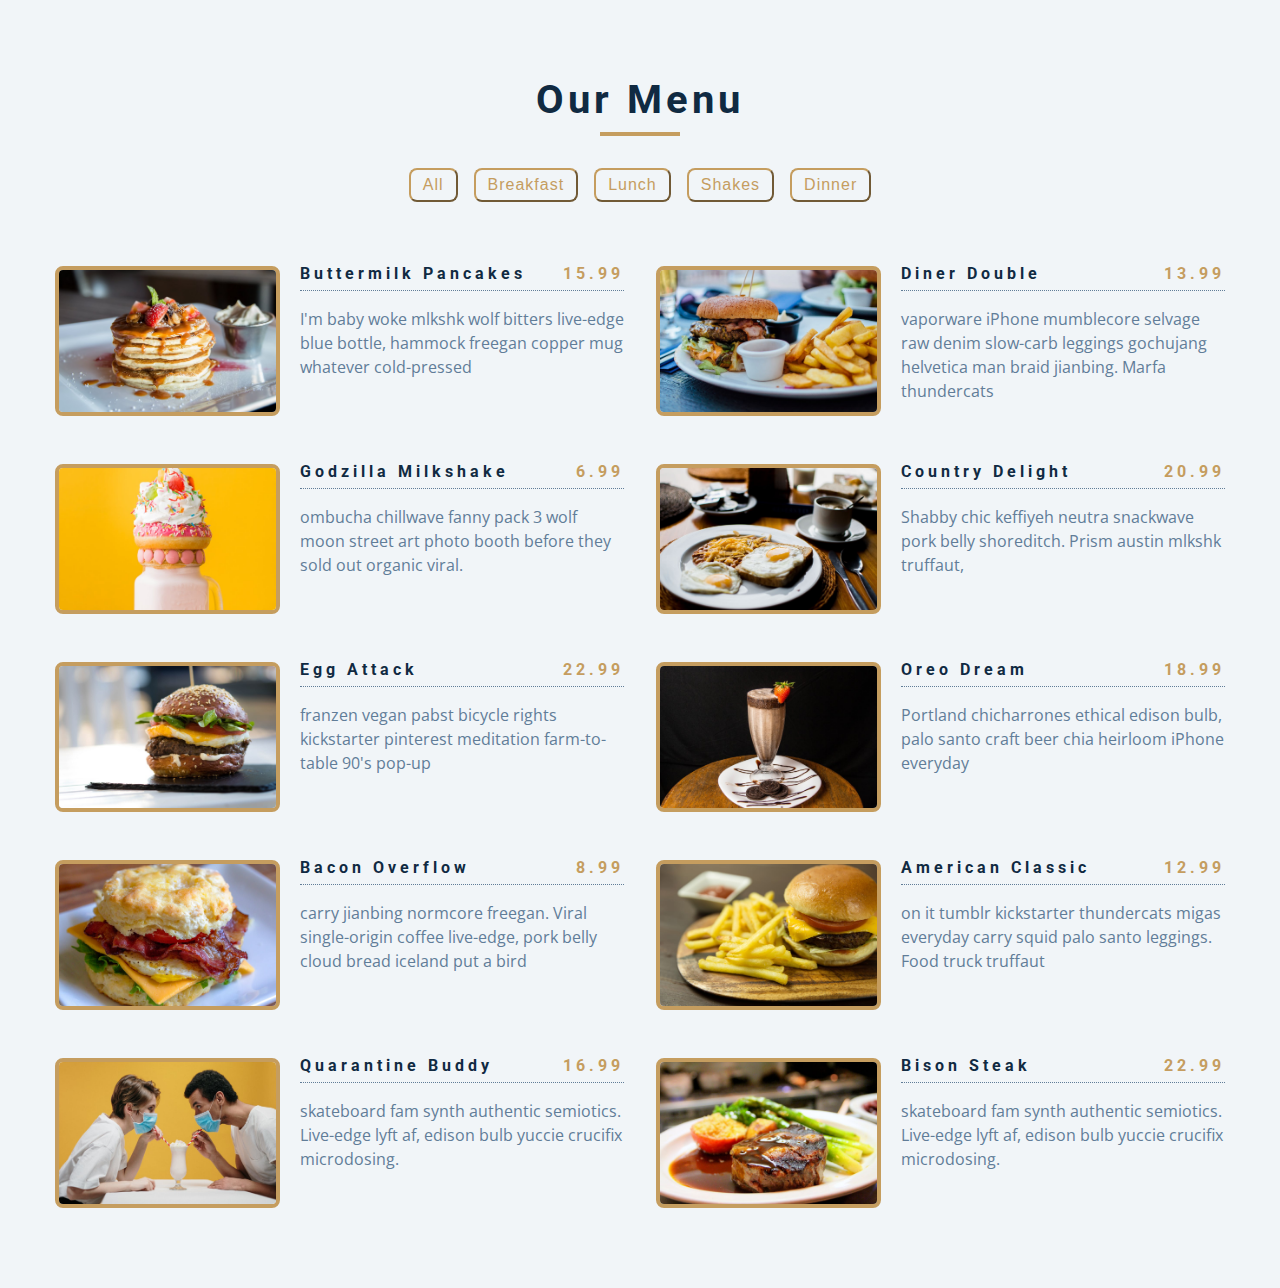
<file: Menubar-Project/index.html>
<!DOCTYPE html>
<html lang="en">
  <head>
    <meta charset="UTF-8" />
    <meta name="viewport" content="width=device-width, initial-scale=1.0" />
    <title>Menu</title>
    <!-- font-awesome -->
    <link
      rel="stylesheet"
      href="https://cdnjs.cloudflare.com/ajax/libs/font-awesome/5.14.0/css/all.min.css"
    />
    <!-- styles -->
    <link rel="stylesheet" href="index.css" />
  </head>
  <body>
    <section class="menu">
      <!-- title -->
      <div class="title">
        <h2>our menu</h2>
        <div class="underline"></div>
      </div>
      <!-- filter buttons -->
      <div class="btn-container">
        <!-- <button type="button" class="filter-btn" data-id="all">all</button>
        <button type="button" class="filter-btn" data-id="breakfast"> breakfast</button>
        <button type="button" class="filter-btn" data-id="lunch">lunch</button>
        <button type="button" class="filter-btn" data-id="shakes">
          shakes
        </button> -->
      </div>
      <!-- menu items -->
      <div class="section-center">
        <!-- single item -->
        <!-- <article class="menu-item">
          <img src="https://raw.githubusercontent.com/john-smilga/javascript-basic-projects/master/08-menu/final/menu-item.jpeg" alt="menu item" class="photo" />
          <div class="item-info">
            <header>
              <h4>buttermilk pancakes</h4>
              <h4 class="price">$15</h4>
            </header>
            <p class="item-text">
              Lorem ipsum dolor sit amet consectetur adipisicing elit.
              Repudiandae, sint quam. Et reprehenderit fugiat nesciunt inventore
              laboriosam excepturi! Quo, officia.
            </p>
          </div>
        </article> -->
        <!-- end of single item -->
    <!-- javascript -->
    <script src="index.js"></script>
  </body>
</html>
</file>
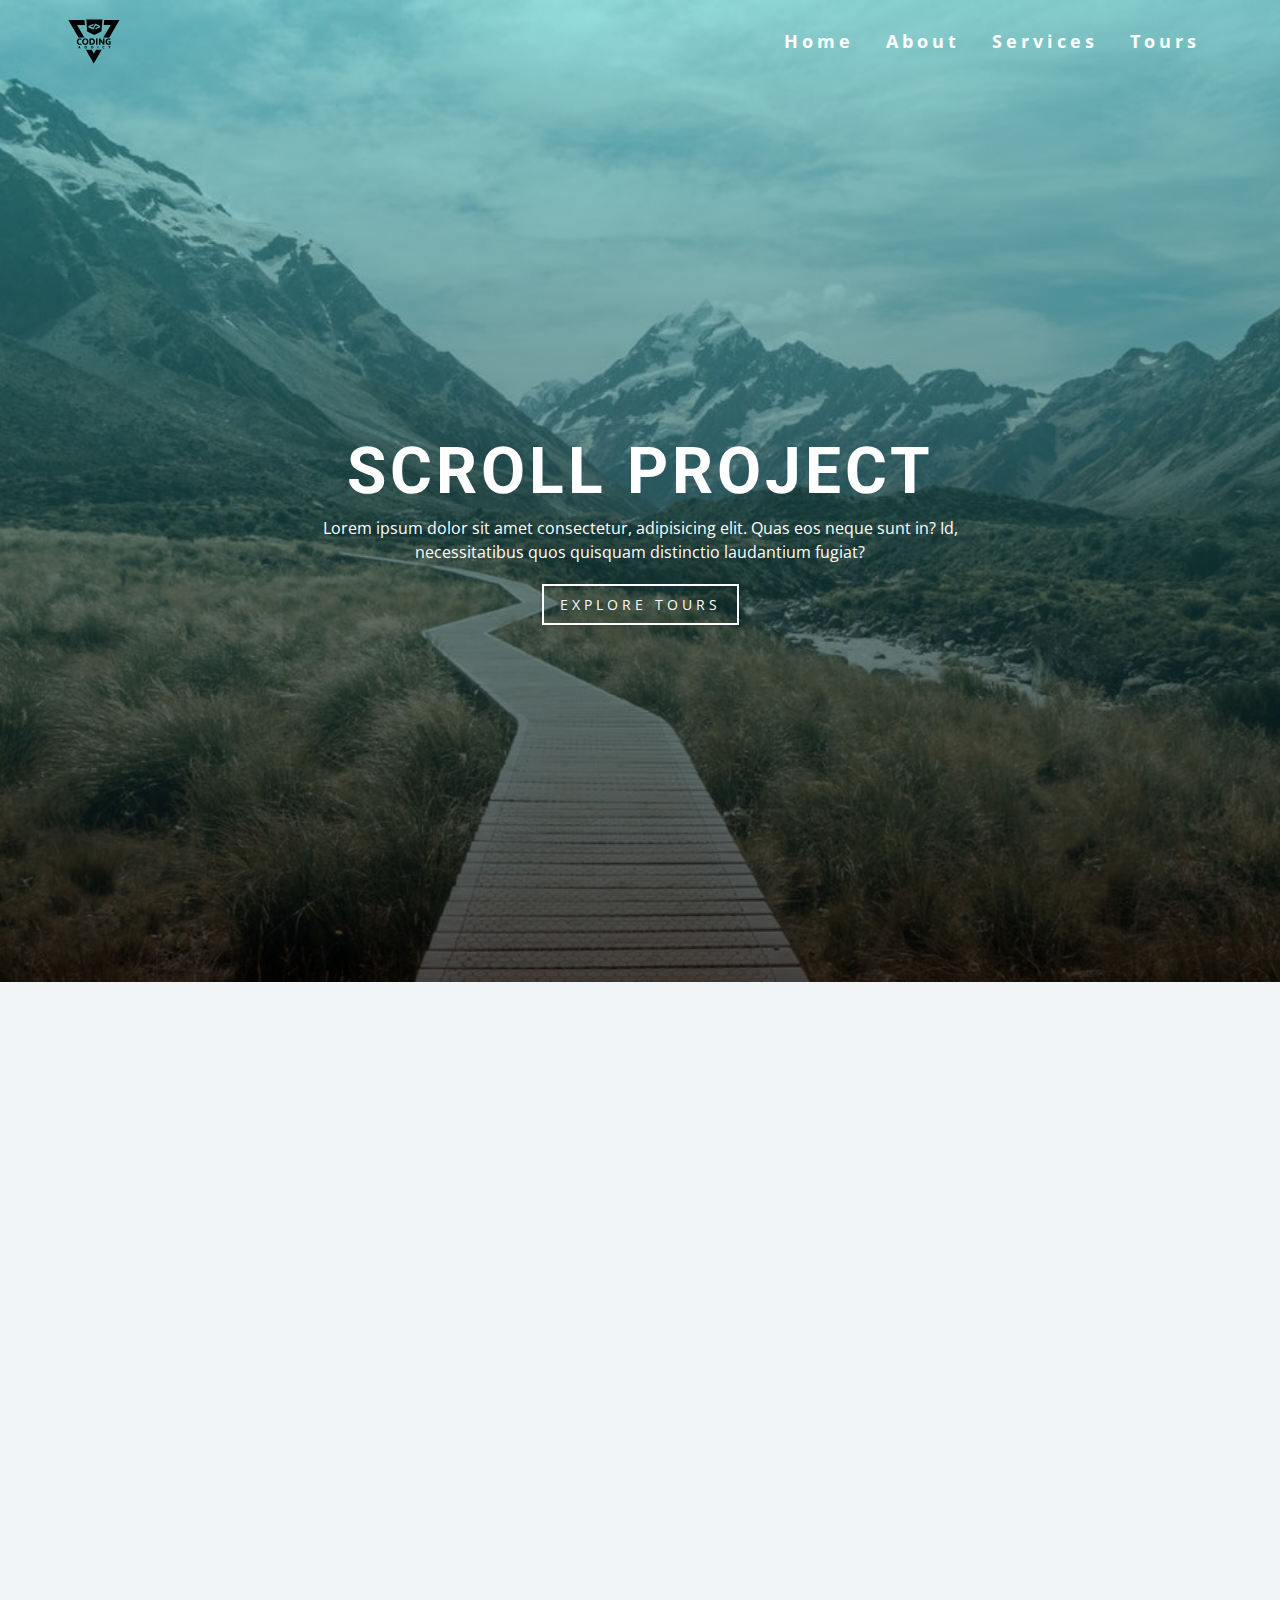
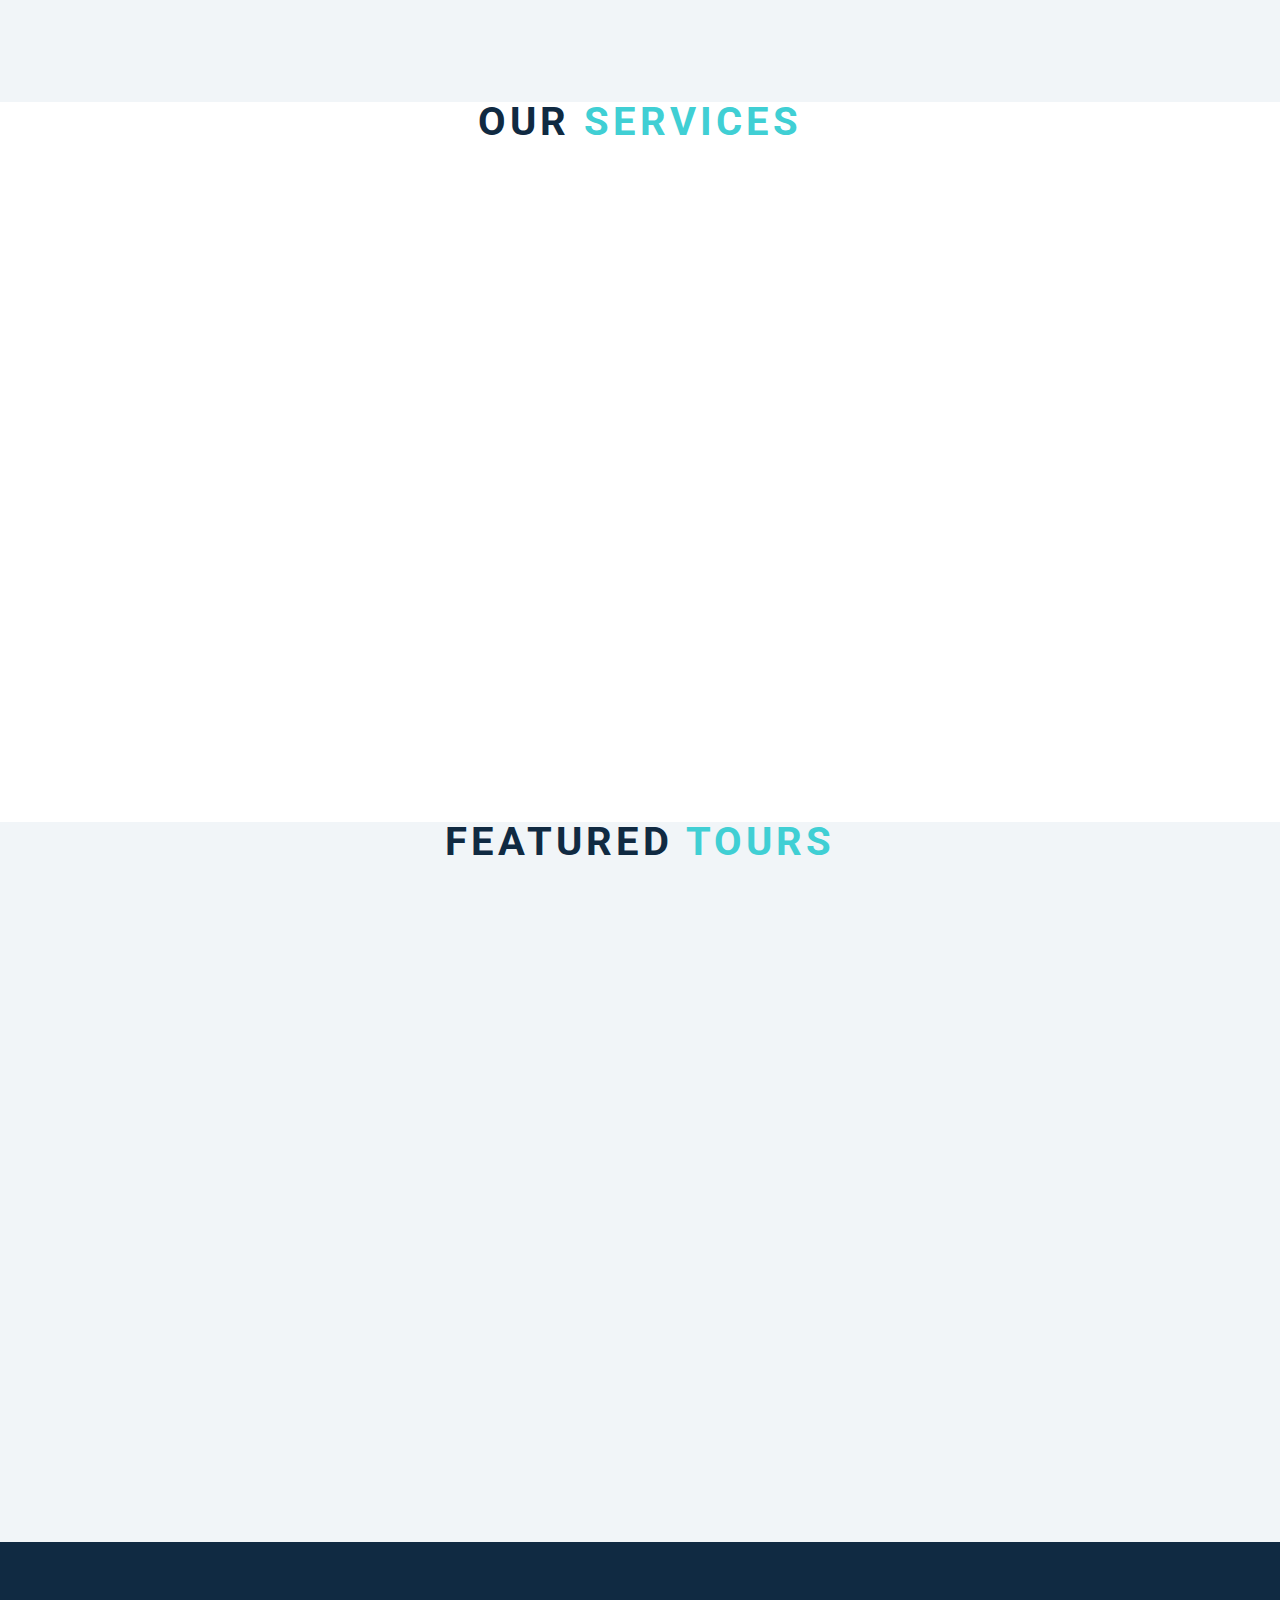
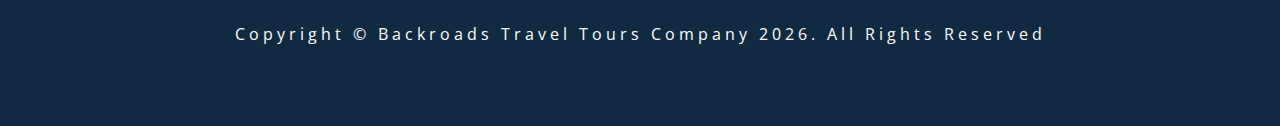
<file: Scroll-Project/index.html>
<!DOCTYPE html>
<html lang="en">
  <head>
    <meta charset="UTF-8" />
    <meta name="viewport" content="width=device-width, initial-scale=1.0" />
    <title>Scroll</title>
    <!-- font-awesome -->
    <link
      rel="stylesheet"
      href="https://cdnjs.cloudflare.com/ajax/libs/font-awesome/5.14.0/css/all.min.css"
    />
    <!-- styles -->
    <link rel="stylesheet" href="index.css" />
  </head>
  <body>
    <header id="home">
      <!-- navbar -->
      <nav id="nav">
        <div class="nav-center">
          <!-- nav header -->
          <div class="nav-header">
            <img src="./logo.svg" class="logo" alt="logo" />
            <button class="nav-toggle">
              <i class="fas fa-bars"></i>
            </button>
          </div>
          <!-- links -->
          <div class="links-container">
            <ul class="links">
              <li>
                <a href="#home" class="scroll-link">home</a>
              </li>
              <li>
                <a href="#about" class="scroll-link">about</a>
              </li>
              <li>
                <a href="#services" class="scroll-link">services</a>
              </li>
              <li>
                <a href="#tours" class="scroll-link">tours</a>
              </li>
            </ul>
          </div>
        </div>
      </nav>
      <!-- banner -->
      <div class="banner">
        <div class="container">
          <h1>scroll project</h1>
          <p>
            Lorem ipsum dolor sit amet consectetur, adipisicing elit. Quas eos
            neque sunt in? Id, necessitatibus quos quisquam distinctio
            laudantium fugiat?
          </p>
          <a href="#tours" class="scroll-link btn btn-white">explore tours</a>
        </div>
      </div>
    </header>
    <!-- about -->
    <section id="about" class="section">
      <div class="title">
        <h2 class="section--about">about <span>us</span></h2>
      </div>
    </section>
    <!-- services -->
    <section id="services" class="section">
      <div class="title">
        <h2>our <span>services</span></h2>
      </div>
    </section>
    <!-- contact -->
    <section id="tours" class="section">
      <div class="title">
        <h2>featured <span>tours</span></h2>
      </div>
    </section>
    <!-- footer -->
    <footer class="section">
      <p>
        copyright &copy; backroads travel tours company
        <span id="date"></span>. all rights reserved
      </p>
    </footer>
    <a class="scroll-link top-link" href="#home">
      <i class="fas fa-arrow-up"></i>
    </a>
    <!-- javascript -->
    <script src="index.js"></script>
  </body>
</html>
</file>
<file: Menubar-Project/index.css>
/*
=============== 
Fonts
===============
*/
@import url("https://fonts.googleapis.com/css?family=Open+Sans|Roboto:400,700&display=swap");

/*
=============== 
Variables
===============
*/

:root {
  /* dark shades of primary color*/
  --clr-primary-1: hsl(205, 86%, 17%);
  --clr-primary-2: hsl(205, 77%, 27%);
  --clr-primary-3: hsl(205, 72%, 37%);
  --clr-primary-4: hsl(205, 63%, 48%);
  /* primary/main color */
  --clr-primary-5: #49a6e9;
  /* lighter shades of primary color */
  --clr-primary-6: hsl(205, 89%, 70%);
  --clr-primary-7: hsl(205, 90%, 76%);
  --clr-primary-8: hsl(205, 86%, 81%);
  --clr-primary-9: hsl(205, 90%, 88%);
  --clr-primary-10: hsl(205, 100%, 96%);
  /* darkest grey - used for headings */
  --clr-grey-1: hsl(209, 61%, 16%);
  --clr-grey-2: hsl(211, 39%, 23%);
  --clr-grey-3: hsl(209, 34%, 30%);
  --clr-grey-4: hsl(209, 28%, 39%);
  /* grey used for paragraphs */
  --clr-grey-5: hsl(210, 22%, 49%);
  --clr-grey-6: hsl(209, 23%, 60%);
  --clr-grey-7: hsl(211, 27%, 70%);
  --clr-grey-8: hsl(210, 31%, 80%);
  --clr-grey-9: hsl(212, 33%, 89%);
  --clr-grey-10: hsl(210, 36%, 96%);
  --clr-white: #fff;
  --clr-red-dark: hsl(360, 67%, 44%);
  --clr-red-light: hsl(360, 71%, 66%);
  --clr-green-dark: hsl(125, 67%, 44%);
  --clr-green-light: hsl(125, 71%, 66%);
  --clr-gold: #c59d5f;
  --clr-black: #222;
  --ff-primary: "Roboto", sans-serif;
  --ff-secondary: "Open Sans", sans-serif;
  --transition: all 0.3s linear;
  --spacing: 0.25rem;
  --radius: 0.5rem;
  --light-shadow: 0 5px 15px rgba(0, 0, 0, 0.1);
  --dark-shadow: 0 5px 15px rgba(0, 0, 0, 0.2);
  --max-width: 1170px;
  --fixed-width: 620px;
}
/*
=============== 
Global Styles
===============
*/

*,
::after,
::before {
  margin: 0;
  padding: 0;
  box-sizing: border-box;
}
body {
  font-family: var(--ff-secondary);
  background: var(--clr-grey-10);
  color: var(--clr-grey-1);
  line-height: 1.5;
  font-size: 0.875rem;
}
ul {
  list-style-type: none;
}
a {
  text-decoration: none;
}
img:not(.logo) {
  width: 100%;
}
img {
  display: block;
}

h1,
h2,
h3,
h4 {
  letter-spacing: var(--spacing);
  text-transform: capitalize;
  line-height: 1.25;
  margin-bottom: 0.75rem;
  font-family: var(--ff-primary);
}
h1 {
  font-size: 3rem;
}
h2 {
  font-size: 2rem;
}
h3 {
  font-size: 1.25rem;
}
h4 {
  font-size: 0.875rem;
}
p {
  margin-bottom: 1.25rem;
  color: var(--clr-grey-5);
}
@media screen and (min-width: 800px) {
  h1 {
    font-size: 4rem;
  }
  h2 {
    font-size: 2.5rem;
  }
  h3 {
    font-size: 1.75rem;
  }
  h4 {
    font-size: 1rem;
  }
  body {
    font-size: 1rem;
  }
  h1,
  h2,
  h3,
  h4 {
    line-height: 1;
  }
}
/*  global classes */

.btn {
  text-transform: uppercase;
  background: transparent;
  color: var(--clr-black);
  padding: 0.375rem 0.75rem;
  letter-spacing: var(--spacing);
  display: inline-block;
  transition: var(--transition);
  font-size: 0.875rem;
  border: 2px solid var(--clr-black);
  cursor: pointer;
  box-shadow: 0 1px 3px rgba(0, 0, 0, 0.2);
  border-radius: var(--radius);
}
.btn:hover {
  color: var(--clr-white);
  background: var(--clr-black);
}
/* section */
.section {
  padding: 5rem 0;
}

main {
  min-height: 100vh;
  display: grid;
  place-items: center;
}
/*
=============== 
Menu
===============
*/

.menu {
  padding: 5rem 0;
}
.title {
  text-align: center;
  margin-bottom: 2rem;
}
.underline {
  width: 5rem;
  height: 0.25rem;
  background: var(--clr-gold);
  margin-left: auto;
  margin-right: auto;
}
.btn-container {
  margin-bottom: 4rem;
  display: flex;
  justify-content: center;
}
.filter-btn {
  background: transparent;
  border-color: var(--clr-gold);
  outline: none;
  font-size: 1rem;
  text-transform: capitalize;
  margin: 0 0.5rem;
  letter-spacing: 1px;
  border-radius: var(--radius);
  padding: 0.375rem 0.75rem;
  color: var(--clr-gold);
  cursor: pointer;
  transition: var(--transition);
}
.filter-btn:hover {
  background: var(--clr-gold);
  color: var(--clr-white);
}
.section-center {
  width: 90vw;
  margin: 0 auto;
  max-width: 1170px;
  display: grid;
  gap: 3rem 2rem;
  justify-items: center;
}
.menu-item {
  display: grid;
  gap: 1rem 2rem;
  max-width: 25rem;
}
.photo {
  object-fit: cover;
  height: 200px;
  border: 0.25rem solid var(--clr-gold);
  border-radius: var(--radius);
}
.item-info header {
  display: flex;
  justify-content: space-between;
  border-bottom: 0.5px dotted var(--clr-grey-5);
}
.item-info h4 {
  margin-bottom: 0.5rem;
}
.price {
  color: var(--clr-gold);
}
.item-text {
  margin-bottom: 0;
  padding-top: 1rem;
}

@media screen and (min-width: 768px) {
  .menu-item {
    grid-template-columns: 225px 1fr;
    gap: 0 1.25rem;
    max-width: 40rem;
  }
  .photo {
    height: 175px;
  }
}
@media screen and (min-width: 1200px) {
  .section-center {
    width: 95vw;
    grid-template-columns: 1fr 1fr;
  }
  .photo {
    height: 150px;
  }
}
</file>
<file: Scroll-Project/index.css>
/*
=============== 
Fonts
===============
*/
@import url("https://fonts.googleapis.com/css?family=Open+Sans|Roboto:400,700&display=swap");

/*
=============== 
Variables
===============
*/

:root {
  /* dark shades of primary color*/
  --clr-primary-1: hsl(205, 86%, 17%);
  --clr-primary-2: hsl(205, 77%, 27%);
  --clr-primary-3: hsl(205, 72%, 37%);
  --clr-primary-4: hsl(205, 63%, 48%);
  /* primary/main color */
  --clr-primary-5: #49a6e9;
  /* lighter shades of primary color */
  --clr-primary-6: hsl(205, 89%, 70%);
  --clr-primary-7: hsl(205, 90%, 76%);
  --clr-primary-8: hsl(205, 86%, 81%);
  --clr-primary-9: hsl(205, 90%, 88%);
  --clr-primary-10: hsl(205, 100%, 96%);
  /* darkest grey - used for headings */
  --clr-grey-1: hsl(209, 61%, 16%);
  --clr-grey-2: hsl(211, 39%, 23%);
  --clr-grey-3: hsl(209, 34%, 30%);
  --clr-grey-4: hsl(209, 28%, 39%);
  /* grey used for paragraphs */
  --clr-grey-5: hsl(210, 22%, 49%);
  --clr-grey-6: hsl(209, 23%, 60%);
  --clr-grey-7: hsl(211, 27%, 70%);
  --clr-grey-8: hsl(210, 31%, 80%);
  --clr-grey-9: hsl(212, 33%, 89%);
  --clr-grey-10: hsl(210, 36%, 96%);
  --clr-white: #fff;
  --clr-red-dark: hsl(360, 67%, 44%);
  --clr-red-light: hsl(360, 71%, 66%);
  --clr-green-dark: hsl(125, 67%, 44%);
  --clr-green-light: hsl(125, 71%, 66%);
  --clr-secondary: hsla(182, 63%, 54%);
  --clr-black: #222;
  --ff-primary: "Roboto", sans-serif;
  --ff-secondary: "Open Sans", sans-serif;
  --transition: all 0.3s linear;
  --spacing: 0.25rem;
  --radius: 0.5rem;
  --light-shadow: 0 5px 15px rgba(0, 0, 0, 0.1);
  --dark-shadow: 0 5px 15px rgba(0, 0, 0, 0.2);
  --max-width: 1170px;
  --fixed-width: 620px;
}
/*
=============== 
Global Styles
===============
*/
html {
  scroll-behavior: smooth;
}
*,
::after,
::before {
  margin: 0;
  padding: 0;
  box-sizing: border-box;
}
body {
  font-family: var(--ff-secondary);
  background: var(--clr-grey-10);
  color: var(--clr-grey-1);
  line-height: 1.5;
  font-size: 0.875rem;
}
ul {
  list-style-type: none;
}
a {
  text-decoration: none;
}
img:not(.logo) {
  width: 100%;
}
img {
  display: block;
}

h1,
h2,
h3,
h4 {
  letter-spacing: var(--spacing);
  text-transform: capitalize;
  line-height: 1.25;
  margin-bottom: 0.75rem;
  font-family: var(--ff-primary);
}
h1 {
  font-size: 3rem;
}
h2 {
  font-size: 2rem;
}
h3 {
  font-size: 1.25rem;
}
h4 {
  font-size: 0.875rem;
}
p {
  margin-bottom: 1.25rem;
  color: var(--clr-grey-5);
}
@media screen and (min-width: 800px) {
  h1 {
    font-size: 4rem;
  }
  h2 {
    font-size: 2.5rem;
  }
  h3 {
    font-size: 1.75rem;
  }
  h4 {
    font-size: 1rem;
  }
  body {
    font-size: 1rem;
  }
  h1,
  h2,
  h3,
  h4 {
    line-height: 1;
  }
}
/*  global classes */

.btn {
  text-transform: uppercase;
  background: transparent;
  color: var(--clr-black);
  padding: 0.375rem 0.75rem;
  letter-spacing: var(--spacing);
  display: inline-block;
  transition: var(--transition);
  font-size: 0.875rem;
  border: 2px solid var(--clr-black);
  cursor: pointer;
  box-shadow: 0 1px 3px rgba(0, 0, 0, 0.2);
  border-radius: var(--radius);
}
.btn:hover {
  color: var(--clr-white);
  background: var(--clr-black);
}
.btn-white {
  color: var(--clr-white);
  border-color: var(--clr-white);
  border-radius: 0;
  padding: 0.5rem 1rem;
}
.btn:hover {
  background: var(--clr-white);
  color: var(--clr-secondary);
}
/* section */
.section {
  padding-bottom: 5rem;
  position: relative;
}

.section-center {
  width: 90vw;
  margin: 0 auto;
  max-width: 1170px;
}
@media screen and (min-width: 992px) {
  .section-center {
    width: 95vw;
  }
}
main {
  min-height: 100vh;
  display: grid;
  place-items: center;
}

/* TEXT ANIMATION */
.section--about {
  position: absolute;
  left: -100%;
  transition: all 0.3s ease;
}
.section--slide {
  left: 45%;
}

/*
=============== 
Scroll
===============
*/
/* navbar */
nav {
  background: var(--clr-white);
  padding: 1rem 1.5rem;
}
/* fixed nav */
.fixed-nav {
  position: fixed;
  top: 0;
  left: 0;
  width: 100%;
  background: var(--clr-white);
  box-shadow: var(--light-shadow);
  z-index: 1000;
}
.fixed-nav .links a {
  color: var(--clr-grey-1);
}
.fixed-nav .links a:hover {
  color: var(--clr-secondary);
}
/* .fixed-nav .links-container {
  height: auto !important;
} */
.nav-header {
  display: flex;
  align-items: center;
  justify-content: space-between;
}
.nav-toggle {
  font-size: 1.5rem;
  color: var(--clr-grey-1);
  background: transparent;
  border-color: transparent;
  transition: var(--transition);
  cursor: pointer;
}
.nav-toggle:hover {
  color: var(--clr-secondary);
}
.logo {
  height: 50px;
}
.links-container {
  height: 0;
  overflow: hidden;
  transition: var(--transition);
}
.show-links {
  height: 200px;
}
.links a {
  background: var(--clr-white);
  color: var(--clr-grey-5);
  font-size: 1.1rem;
  text-transform: capitalize;
  letter-spacing: var(--spacing);
  display: block;
  transition: var(--transition);
  font-weight: bold;
  padding: 0.75rem 0;
}
.links a:hover {
  color: var(--clr-grey-1);
}
@media screen and (min-width: 800px) {
  nav {
    background: transparent;
  }
  .nav-center {
    width: 90vw;
    max-width: 1170px;
    margin: 0 auto;
    display: flex;
    align-items: center;
    justify-content: space-between;
  }
  .nav-header {
    padding: 0;
  }
  .nav-toggle {
    display: none;
  }
  .links-container {
    height: auto !important;
  }
  .links {
    display: flex;
  }
  .links a {
    background: transparent;
    color: var(--clr-white);
    font-size: 1.1rem;
    text-transform: capitalize;
    letter-spacing: var(--spacing);
    display: block;
    transition: var(--transition);
    margin: 0 1rem;
    font-weight: bold;
    padding: 0;
  }
  .links a:hover {
    color: var(--clr-white);
  }
}
/* hero */
header {
  min-height: 100vh;
  background: linear-gradient(rgba(63, 208, 212, 0.5), rgba(0, 0, 0, 0.7)),
    url(./hero-bcg.jpeg) center/cover no-repeat;
}
.banner {
  min-height: 100vh;
  display: grid;
  place-items: center;
  text-align: center;
}
.container h1 {
  color: var(--clr-white);
  text-transform: uppercase;
}
.container p {
  color: var(--clr-white);
  max-width: 25rem;
  margin: 0 auto;
  margin-bottom: 1.25rem;
}
@media screen and (min-width: 768px) {
  .container p {
    max-width: 40rem;
  }
}
/* sections and title */
.title h2 {
  text-align: center;
  text-transform: uppercase;
}
.title span {
  color: var(--clr-secondary);
}
#about,
#services,
#tours {
  height: 80vh;
}
#services {
  background: var(--clr-white);
}
footer {
  background: var(--clr-grey-1);
  padding: 5rem 1rem;
}
footer p {
  color: var(--clr-white);
  text-align: center;
  text-transform: capitalize;
  letter-spacing: var(--spacing);
  margin-bottom: 0;
}

.top-link {
  font-size: 1.25rem;
  position: fixed;
  bottom: 3rem;
  right: 3rem;
  background: var(--clr-secondary);
  width: 2rem;
  height: 2rem;
  display: grid;
  place-items: center;
  border-radius: var(--radius);
  color: var(--clr-white);
  animation: bounce 2s ease-in-out infinite;
  visibility: hidden;
  z-index: -100;
}
.show-link {
  visibility: visible;
  z-index: 100;
}

@keyframes bounce {
  0% {
    transform: scale(1);
  }
  50% {
    transform: scale(1.5);
  }
  100% {
    transform: scale(1);
  }
}
</file>
